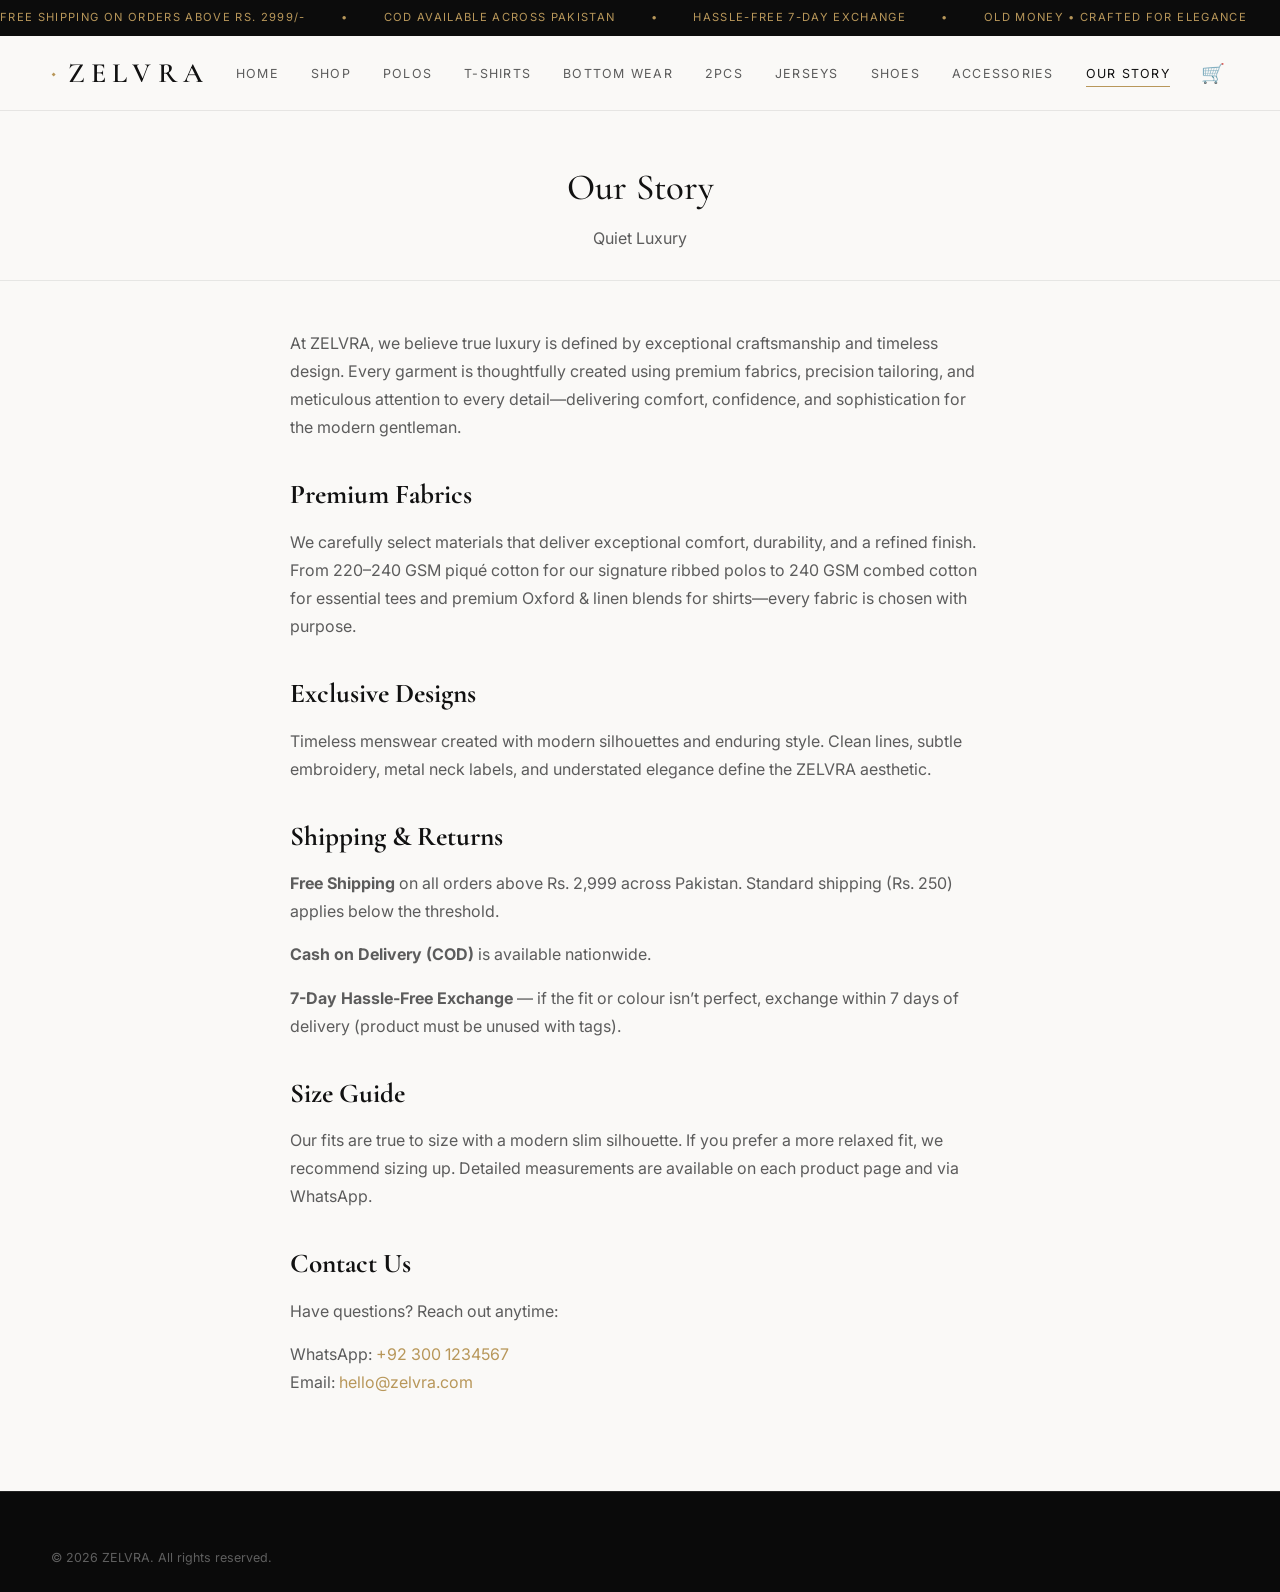
<file: about.html>
<!DOCTYPE html>
<html lang="en">
<head>
  <meta charset="UTF-8" />
  <meta name="viewport" content="width=device-width, initial-scale=1.0" />
  <title>Our Story | ZELVRA®</title>
  <link rel="preconnect" href="https://fonts.googleapis.com" />
  <link rel="preconnect" href="https://fonts.gstatic.com" crossorigin />
  <link rel="preconnect" href="https://sheetdb.io" crossorigin />
  <link rel="dns-prefetch" href="https://sheetdb.io" />
  <link href="https://fonts.googleapis.com/css2?family=Cormorant+Garamond:ital,wght@0,400;0,500;0,600;1,400;1,500&family=Inter:wght@400;500;600;700&display=swap" rel="stylesheet" />
  <link rel="stylesheet" href="css/style.css" />
<!-- TikTok Pixel Code Start -->
<script>
!function (w, d, t) {
  w.TiktokAnalyticsObject=t;var ttq=w[t]=w[t]||[];
  ttq.methods=["page","track","identify","instances","debug","on","off","once","ready","alias","group","enableCookie","disableCookie","holdConsent","revokeConsent","grantConsent"],
  ttq.setAndDefer=function(t,e){t[e]=function(){t.push([e].concat(Array.prototype.slice.call(arguments,0)))}};
  for(var i=0;i<ttq.methods.length;i++)ttq.setAndDefer(ttq,ttq.methods[i]);
  ttq.instance=function(t){for(var e=ttq._i[t]||[],n=0;n<ttq.methods.length;n++)ttq.setAndDefer(e,ttq.methods[n]);return e},
  ttq.load=function(e,n){var r="https://analytics.tiktok.com/i18n/pixel/events.js",o=n&&n.partner;
  ttq._i=ttq._i||{},ttq._i[e]=[],ttq._i[e]._u=r,ttq._t=ttq._t||{},ttq._t[e]=+new Date,ttq._o=ttq._o||{},ttq._o[e]=n||{};
  n=document.createElement("script");n.type="text/javascript",n.async=!0,n.src=r+"?sdkid="+e+"&lib="+t;
  e=document.getElementsByTagName("script")[0];e.parentNode.insertBefore(n,e)};
  ttq.load("DABRDM3C77UDHLL3BQPG");
  ttq.page();
}(window, document, "ttq");
</script>
<!-- TikTok Pixel Code End -->

</head>
<body>

  <div class="top-bar">
    <div class="top-bar-inner">
      <span>Free Shipping on Orders Above Rs. 2999/-</span>
      <span>•</span>
      <span>COD Available Across Pakistan</span>
      <span>•</span>
      <span>Hassle-Free 7-Day Exchange</span>
      <span>•</span>
      <span>Old Money • Crafted for Elegance</span>
      <span>•</span>
      <span>Free Shipping on Orders Above Rs. 2999/-</span>
    </div>
  </div>

  <header class="header">
    <div class="container header-inner">
      <a href="index.html" class="logo"><span>◆</span> ZELVRA</a>
      <nav>
        <ul class="nav-links">
          <li><a href="index.html" data-nav="home">Home</a></li>
          <li><a href="shop.html" data-nav="shop">Shop</a></li>
          <li><a href="shop.html?category=polos" data-nav="polos">Polos</a></li>
          <li><a href="shop.html?category=tshirts" data-nav="tshirts">T-Shirts</a></li>
          <li><a href="shop.html?category=bottoms" data-nav="bottoms">Bottom Wear</a></li>
          <li><a href="shop.html?category=2pcs" data-nav="2pcs">2pcs</a></li>
          <li><a href="shop.html?category=jerseys" data-nav="jerseys">Jerseys</a></li>
          <li><a href="shop.html?category=shoes" data-nav="shoes">Shoes</a></li>
          <li><a href="shop.html?category=accessories" data-nav="accessories">Accessories</a></li>
          <li><a href="about.html" data-nav="about">Our Story</a></li>
        </ul>
      </nav>
      <div class="header-actions">
        <a href="cart.html" class="icon-btn">🛒 <span class="cart-count">0</span></a>
        <button class="burger" aria-label="Menu"><span></span><span></span><span></span></button>
      </div>
    </div>
  </header>

  <div class="page-hero">
    <div class="container">
      <h1>Our Story</h1>
      <p style="color:var(--text-muted);margin-top:0.5rem">Quiet Luxury</p>
    </div>
  </div>

  <div class="container">
    <div class="about-content">
      <p>At ZELVRA, we believe true luxury is defined by exceptional craftsmanship and timeless design. Every garment is thoughtfully created using premium fabrics, precision tailoring, and meticulous attention to every detail—delivering comfort, confidence, and sophistication for the modern gentleman.</p>

      <h2>Premium Fabrics</h2>
      <p>We carefully select materials that deliver exceptional comfort, durability, and a refined finish. From 220–240 GSM piqué cotton for our signature ribbed polos to 240 GSM combed cotton for essential tees and premium Oxford & linen blends for shirts—every fabric is chosen with purpose.</p>

      <h2>Exclusive Designs</h2>
      <p>Timeless menswear created with modern silhouettes and enduring style. Clean lines, subtle embroidery, metal neck labels, and understated elegance define the ZELVRA aesthetic.</p>

      <h2>Shipping & Returns</h2>
      <p><strong>Free Shipping</strong> on all orders above Rs. 2,999 across Pakistan. Standard shipping (Rs. 250) applies below the threshold.</p>
      <p><strong>Cash on Delivery (COD)</strong> is available nationwide.</p>
      <p><strong>7-Day Hassle-Free Exchange</strong> — if the fit or colour isn’t perfect, exchange within 7 days of delivery (product must be unused with tags).</p>

      <h2>Size Guide</h2>
      <p>Our fits are true to size with a modern slim silhouette. If you prefer a more relaxed fit, we recommend sizing up. Detailed measurements are available on each product page and via WhatsApp.</p>

      <h2>Contact Us</h2>
      <p>Have questions? Reach out anytime:</p>
      <p>
        WhatsApp: <a href="https://wa.me/923001234567" style="color:var(--gold)">+92 300 1234567</a><br>
        Email: <a href="mailto:hello@zelvra.com" style="color:var(--gold)">hello@zelvra.com</a>
      </p>
    </div>
  </div>

  <footer class="footer">
    <div class="container">
      <div class="footer-bottom" style="border:none;padding-top:0">
        <span>© 2026 ZELVRA. All rights reserved.</span>
      </div>
    </div>
  </footer>
<script src="js/config.js"></script>
  <script src="js/products.js"></script>
  <script src="js/app.js"></script>
</body>
</html>
</file>
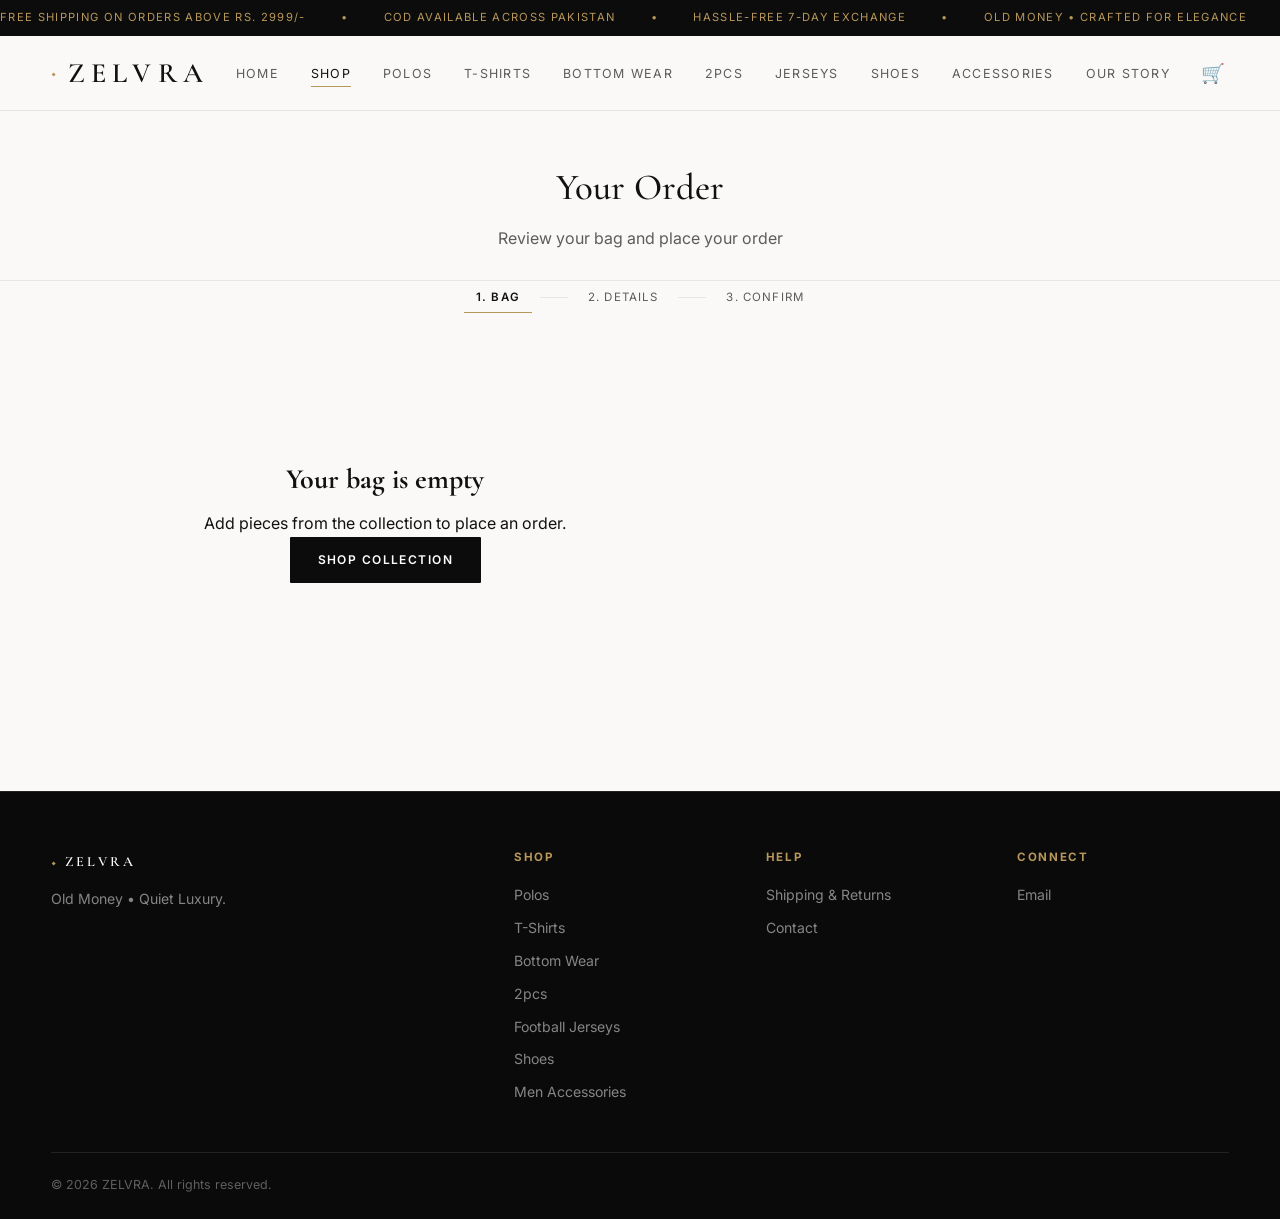
<file: cart.html>
<!DOCTYPE html>
<html lang="en">
<head>
  <meta charset="UTF-8" />
  <meta name="viewport" content="width=device-width, initial-scale=1.0" />
  <title>Order | ZELVRA®</title>
  <link rel="preconnect" href="https://fonts.googleapis.com" />
  <link rel="preconnect" href="https://fonts.gstatic.com" crossorigin />
  <link rel="preconnect" href="https://sheetdb.io" crossorigin />
  <link rel="dns-prefetch" href="https://sheetdb.io" />
  <link href="https://fonts.googleapis.com/css2?family=Cormorant+Garamond:ital,wght@0,400;0,500;0,600;1,400;1,500&family=Inter:wght@400;500;600;700&display=swap" rel="stylesheet" />
  <link rel="stylesheet" href="css/style.css" />
<!-- TikTok Pixel Code Start -->
<script>
!function (w, d, t) {
  w.TiktokAnalyticsObject=t;var ttq=w[t]=w[t]||[];
  ttq.methods=["page","track","identify","instances","debug","on","off","once","ready","alias","group","enableCookie","disableCookie","holdConsent","revokeConsent","grantConsent"],
  ttq.setAndDefer=function(t,e){t[e]=function(){t.push([e].concat(Array.prototype.slice.call(arguments,0)))}};
  for(var i=0;i<ttq.methods.length;i++)ttq.setAndDefer(ttq,ttq.methods[i]);
  ttq.instance=function(t){for(var e=ttq._i[t]||[],n=0;n<ttq.methods.length;n++)ttq.setAndDefer(e,ttq.methods[n]);return e},
  ttq.load=function(e,n){var r="https://analytics.tiktok.com/i18n/pixel/events.js",o=n&&n.partner;
  ttq._i=ttq._i||{},ttq._i[e]=[],ttq._i[e]._u=r,ttq._t=ttq._t||{},ttq._t[e]=+new Date,ttq._o=ttq._o||{},ttq._o[e]=n||{};
  n=document.createElement("script");n.type="text/javascript",n.async=!0,n.src=r+"?sdkid="+e+"&lib="+t;
  e=document.getElementsByTagName("script")[0];e.parentNode.insertBefore(n,e)};
  ttq.load("DABRDM3C77UDHLL3BQPG");
  ttq.page();
}(window, document, "ttq");
</script>
<!-- TikTok Pixel Code End -->

</head>
<body>

  <div class="top-bar">
    <div class="top-bar-inner">
      <span>Free Shipping on Orders Above Rs. 2999/-</span>
      <span>•</span>
      <span>COD Available Across Pakistan</span>
      <span>•</span>
      <span>Hassle-Free 7-Day Exchange</span>
      <span>•</span>
      <span>Old Money • Crafted for Elegance</span>
      <span>•</span>
      <span>Free Shipping on Orders Above Rs. 2999/-</span>
    </div>
  </div>

  <header class="header">
    <div class="container header-inner">
      <a href="index.html" class="logo"><span>◆</span> ZELVRA</a>
      <nav>
        <ul class="nav-links">
          <li><a href="index.html" data-nav="home">Home</a></li>
          <li><a href="shop.html" data-nav="shop">Shop</a></li>
          <li><a href="shop.html?category=polos" data-nav="polos">Polos</a></li>
          <li><a href="shop.html?category=tshirts" data-nav="tshirts">T-Shirts</a></li>
          <li><a href="shop.html?category=bottoms" data-nav="bottoms">Bottom Wear</a></li>
          <li><a href="shop.html?category=2pcs" data-nav="2pcs">2pcs</a></li>
          <li><a href="shop.html?category=jerseys" data-nav="jerseys">Jerseys</a></li>
          <li><a href="shop.html?category=shoes" data-nav="shoes">Shoes</a></li>
          <li><a href="shop.html?category=accessories" data-nav="accessories">Accessories</a></li>
          <li><a href="about.html" data-nav="about">Our Story</a></li>
        </ul>
      </nav>
      <div class="header-actions">
        <a href="cart.html" class="icon-btn">🛒 <span class="cart-count">0</span></a>
        <button class="burger" aria-label="Menu"><span></span><span></span><span></span></button>
      </div>
    </div>
  </header>

  <div class="page-hero">
    <div class="container">
      <h1>Your Order</h1>
      <p style="color:var(--text-muted);margin-top:0.5rem">Review your bag and place your order</p>
    </div>
  </div>

  <div class="container order-page">
    <div class="order-steps">
      <span class="step active">1. Bag</span>
      <span class="step-line"></span>
      <span class="step">2. Details</span>
      <span class="step-line"></span>
      <span class="step">3. Confirm</span>
    </div>

    <div class="cart-layout">
      <div id="cart-items">
        <!-- filled by JS -->
      </div>
      <div id="cart-summary" style="display:none">
        <!-- filled by JS -->
      </div>
    </div>
  </div>

  <footer class="footer">
    <div class="container">
      <div class="footer-grid">
        <div class="footer-brand">
          <a href="index.html" class="logo"><span>◆</span> ZELVRA</a>
          <p>Old Money • Quiet Luxury.</p>
        </div>
        <div>
          <h4>Shop</h4>
          <ul>
            <li><a href="shop.html?category=polos">Polos</a></li>
            <li><a href="shop.html?category=tshirts">T-Shirts</a></li>
            <li><a href="shop.html?category=bottoms">Bottom Wear</a></li>
            <li><a href="shop.html?category=2pcs">2pcs</a></li>
            <li><a href="shop.html?category=jerseys">Football Jerseys</a></li>
            <li><a href="shop.html?category=shoes">Shoes</a></li>
            <li><a href="shop.html?category=accessories">Men Accessories</a></li>
          </ul>
        </div>
        <div>
          <h4>Help</h4>
          <ul>
            <li><a href="about.html">Shipping & Returns</a></li>
            <li><a href="about.html">Contact</a></li>
          </ul>
        </div>
        <div>
          <h4>Connect</h4>
          <ul>
            <li><a href="mailto:hello@zelvra.com">Email</a></li>
          </ul>
        </div>
      </div>
      <div class="footer-bottom">
        <span>© 2026 ZELVRA. All rights reserved.</span>
      </div>
    </div>
  </footer>

  <script src="js/config.js"></script>
  <script src="js/products.js"></script>
  <script src="js/app.js"></script>
</body>
</html>
</file>
<file: css/style.css>
/* ============================================
   ZELVRA – Old Money | White • Black • Gold
   ============================================ */

:root {
  --bg: #faf9f7;              /* soft warm white */
  --bg-elevated: #ffffff;
  --bg-card: #ffffff;
  --bg-dark: #0c0c0c;         /* deep black sections */
  --text: #111111;
  --text-muted: #5c5c5c;
  --text-on-dark: #f5f5f0;
  --gold: #b8975a;            /* muted old-money gold */
  --gold-light: #d4b87a;
  --gold-dark: #8a7040;
  --border: rgba(0, 0, 0, 0.08);
  --border-dark: rgba(255, 255, 255, 0.1);
  --radius: 4px;
  --font: "Inter", system-ui, -apple-system, sans-serif;
  --font-display: "Cormorant Garamond", Georgia, "Times New Roman", serif;
  --shadow: 0 8px 30px rgba(0, 0, 0, 0.08);
  --transition: 0.25s ease;
}

*, *::before, *::after { box-sizing: border-box; margin: 0; padding: 0; }

html { scroll-behavior: smooth; }

body {
  font-family: var(--font);
  background: var(--bg);
  color: var(--text);
  line-height: 1.6;
  min-height: 100vh;
  overflow-x: hidden;
}

img { max-width: 100%; display: block; }
a { color: inherit; text-decoration: none; }
button, input, select, textarea { font-family: inherit; }

.container {
  width: min(1180px, 92%);
  margin: 0 auto;
}

/* ---------- TOP BAR ---------- */
.top-bar {
  background: var(--bg-dark);
  padding: 9px 0;
  font-size: 0.7rem;
  letter-spacing: 0.12em;
  text-transform: uppercase;
  color: var(--gold);
  overflow: hidden;
  white-space: nowrap;
}

.top-bar-inner {
  display: flex;
  gap: 2.2rem;
  animation: marquee 32s linear infinite;
}

@keyframes marquee {
  0% { transform: translateX(0); }
  100% { transform: translateX(-50%); }
}

/* ---------- HEADER ---------- */
.header {
  position: sticky;
  top: 0;
  z-index: 100;
  background: rgba(250, 249, 247, 0.92);
  backdrop-filter: blur(14px);
  border-bottom: 1px solid var(--border);
}

.header-inner {
  display: flex;
  align-items: center;
  justify-content: space-between;
  height: 74px;
}

.logo {
  font-family: var(--font-display);
  font-size: 1.75rem;
  font-weight: 600;
  letter-spacing: 0.22em;
  color: var(--text);
  display: flex;
  align-items: center;
  gap: 0.35rem;
}

.logo span { color: var(--gold); font-size: 1.1rem; }

.nav-links {
  display: flex;
  gap: 2rem;
  list-style: none;
  align-items: center;
}

.nav-links a {
  font-size: 0.78rem;
  letter-spacing: 0.1em;
  text-transform: uppercase;
  color: var(--text-muted);
  transition: color var(--transition);
  position: relative;
}

.nav-links a:hover,
.nav-links a.active { color: var(--text); }

.nav-links a.active::after {
  content: "";
  position: absolute;
  bottom: -6px;
  left: 0;
  right: 0;
  height: 1px;
  background: var(--gold);
}

.header-actions {
  display: flex;
  align-items: center;
  gap: 1.2rem;
}

.icon-btn {
  background: none;
  border: none;
  color: var(--text);
  cursor: pointer;
  position: relative;
  font-size: 1.2rem;
  padding: 4px;
}

.cart-count {
  position: absolute;
  top: -4px;
  right: -8px;
  background: var(--bg-dark);
  color: #fff;
  font-size: 0.62rem;
  font-weight: 700;
  width: 17px;
  height: 17px;
  border-radius: 50%;
  display: none;
  align-items: center;
  justify-content: center;
}

.burger {
  display: none;
  flex-direction: column;
  gap: 5px;
  background: none;
  border: none;
  cursor: pointer;
  padding: 4px;
}

.burger span {
  display: block;
  width: 22px;
  height: 1.5px;
  background: var(--text);
  transition: var(--transition);
}

/* ---------- HERO ---------- */
.hero {
  display: grid;
  grid-template-columns: 1fr 1fr;
  min-height: 82vh;
  background: var(--bg);
}

.hero-content {
  display: flex;
  flex-direction: column;
  justify-content: center;
  padding: 4rem 3rem 4rem 8%;
  background: var(--bg);
}

.hero-content h1 {
  font-family: var(--font-display);
  font-size: clamp(2.6rem, 4.8vw, 3.9rem);
  font-weight: 500;
  line-height: 1.12;
  margin-bottom: 0.4rem;
  color: var(--text);
  letter-spacing: -0.01em;
}

.hero-content h1 em {
  font-style: italic;
  color: var(--gold);
}

.hero-content p {
  color: var(--text-muted);
  font-size: 1rem;
  max-width: 360px;
  margin: 1.1rem 0 2rem;
}

.hero-image {
  position: relative;
  overflow: hidden;
  background: #111;
}

.hero-image img {
  width: 100%;
  height: 100%;
  object-fit: cover;
  object-position: center top;
}

/* ---------- FEATURES BAR ---------- */
.features-bar {
  display: grid;
  grid-template-columns: repeat(4, 1fr);
  background: var(--bg-dark);
  border-top: 1px solid var(--border-dark);
  border-bottom: 1px solid var(--border-dark);
}

.feature-item {
  display: flex;
  align-items: center;
  justify-content: center;
  gap: 0.7rem;
  padding: 1.35rem 1rem;
  font-size: 0.72rem;
  letter-spacing: 0.08em;
  text-transform: uppercase;
  color: rgba(255,255,255,0.7);
  border-right: 1px solid var(--border-dark);
}

.feature-item:last-child { border-right: none; }
.feature-item .icon { font-size: 1.15rem; color: var(--gold); }

/* ---------- SECTION COMMON ---------- */
.section { padding: 5rem 0; }

.section-header {
  text-align: center;
  margin-bottom: 3rem;
}

.section-header h2 {
  font-family: var(--font-display);
  font-size: clamp(1.9rem, 3.4vw, 2.6rem);
  font-weight: 500;
  margin-bottom: 0.55rem;
  color: var(--text);
}

.section-header h2 em {
  font-style: italic;
  color: var(--gold);
}

.section-header p {
  color: var(--text-muted);
  max-width: 540px;
  margin: 0 auto;
  font-size: 0.95rem;
}

.section-label {
  font-size: 0.7rem;
  letter-spacing: 0.18em;
  text-transform: uppercase;
  color: var(--gold);
  margin-bottom: 0.45rem;
}

/* ---------- COLLECTIONS GRID ---------- */
.collections-grid {
  display: grid;
  grid-template-columns: repeat(3, 1fr);
  gap: 1.4rem;
}

.collection-card {
  background: var(--bg-card);
  border: 1px solid var(--border);
  border-radius: var(--radius);
  overflow: hidden;
  text-align: center;
  transition: transform var(--transition), box-shadow var(--transition);
}

.collection-card:hover {
  transform: translateY(-5px);
  box-shadow: var(--shadow);
}

.collection-img {
  aspect-ratio: 4/5;
  overflow: hidden;
  background: #eee;
}

.collection-img img {
  width: 100%;
  height: 100%;
  object-fit: cover;
  transition: transform 0.5s ease;
}

.collection-card:hover .collection-img img { transform: scale(1.05); }

.collection-card h3 {
  font-family: var(--font-display);
  font-size: 1.3rem;
  font-weight: 500;
  padding: 1.05rem 0.8rem;
  color: var(--text);
  letter-spacing: 0.04em;
}

/* ---------- PRODUCT GRID ---------- */
.product-grid {
  display: grid;
  grid-template-columns: repeat(4, 1fr);
  gap: 1.4rem;
}

.product-card {
  background: var(--bg-card);
  border: 1px solid var(--border);
  border-radius: var(--radius);
  overflow: hidden;
  transition: transform var(--transition), box-shadow var(--transition);
}

.product-card:hover {
  transform: translateY(-4px);
  box-shadow: var(--shadow);
}

.product-image-wrap {
  position: relative;
  aspect-ratio: 4/5;
  overflow: hidden;
  background: #f0eeeb;
}

.product-image-wrap img {
  width: 100%;
  height: 100%;
  object-fit: cover;
  transition: transform 0.5s ease;
}

.product-card:hover .product-image-wrap img { transform: scale(1.04); }

.badge {
  position: absolute;
  top: 12px;
  left: 12px;
  background: var(--bg-dark);
  color: #fff;
  font-size: 0.62rem;
  font-weight: 700;
  letter-spacing: 0.1em;
  padding: 4px 10px;
  border-radius: 1px;
  z-index: 2;
}

.quick-add {
  position: absolute;
  bottom: 0;
  left: 0;
  right: 0;
  background: rgba(12, 12, 12, 0.88);
  color: #fff;
  border: none;
  padding: 12px;
  font-size: 0.75rem;
  letter-spacing: 0.1em;
  text-transform: uppercase;
  cursor: pointer;
  transform: translateY(100%);
  transition: transform var(--transition);
}

.product-card:hover .quick-add { transform: translateY(0); }

.product-info { padding: 1rem 1.05rem 1.15rem; }

.product-name {
  font-size: 0.88rem;
  font-weight: 500;
  display: block;
  margin-bottom: 0.35rem;
  line-height: 1.35;
  color: var(--text);
}

.product-name:hover { color: var(--gold-dark); }

.product-price {
  font-size: 0.92rem;
  color: var(--text);
  font-weight: 600;
  margin-bottom: 0.35rem;
}

.product-meta {
  font-size: 0.78rem;
  color: var(--text-muted);
  margin-bottom: 0.55rem;
}

.rating { color: var(--gold); letter-spacing: 1px; }

.size-pills {
  display: flex;
  gap: 0.3rem;
  flex-wrap: wrap;
  margin-bottom: 0.2rem;
}

.size-pill {
  background: transparent;
  border: 1px solid var(--border);
  color: var(--text-muted);
  font-size: 0.68rem;
  padding: 3px 8px;
  border-radius: 1px;
  cursor: pointer;
  transition: all var(--transition);
}

.size-pill:hover {
  border-color: var(--text);
  color: var(--text);
}

.card-actions {
  display: flex;
  gap: 0.45rem;
  margin-top: 0.8rem;
}

.btn-buy {
  flex: 1;
  background: var(--bg-dark);
  color: #fff;
  padding: 0.55rem 0.5rem;
  font-size: 0.7rem;
  letter-spacing: 0.08em;
  text-transform: uppercase;
  font-weight: 600;
  border: none;
  border-radius: 1px;
  text-align: center;
  transition: background var(--transition);
}

.btn-buy:hover { background: var(--gold-dark); }

.btn-cart-sm {
  flex: 1;
  background: transparent;
  border: 1px solid var(--border);
  color: var(--text-muted);
  padding: 0.55rem 0.5rem;
  font-size: 0.7rem;
  letter-spacing: 0.05em;
  text-transform: uppercase;
  border-radius: 1px;
  cursor: pointer;
  transition: all var(--transition);
}

.btn-cart-sm:hover {
  border-color: var(--text);
  color: var(--text);
}

/* ---------- BUTTONS ---------- */
.btn {
  display: inline-flex;
  align-items: center;
  justify-content: center;
  gap: 0.5rem;
  padding: 0.85rem 1.75rem;
  font-size: 0.75rem;
  letter-spacing: 0.12em;
  text-transform: uppercase;
  font-weight: 600;
  border: none;
  border-radius: 1px;
  cursor: pointer;
  transition: all var(--transition);
}

.btn-primary {
  background: var(--bg-dark);
  color: #fff;
}

.btn-primary:hover { background: var(--gold-dark); }

.btn-outline {
  background: transparent;
  border: 1px solid var(--text);
  color: var(--text);
}

.btn-outline:hover {
  background: var(--bg-dark);
  color: #fff;
  border-color: var(--bg-dark);
}

.btn-lg { padding: 1rem 2.1rem; font-size: 0.8rem; }
.btn-block { width: 100%; }
.btn:disabled { opacity: 0.55; cursor: not-allowed; }

/* ---------- PHILOSOPHY (dark band) ---------- */
.philosophy {
  background: var(--bg-dark);
  color: var(--text-on-dark);
}

.philosophy .section-label { color: var(--gold); }

.philosophy-grid {
  display: grid;
  grid-template-columns: 1fr 1fr;
  gap: 4rem;
  align-items: center;
}

.philosophy-text h2 {
  font-family: var(--font-display);
  font-size: 2.3rem;
  font-weight: 500;
  margin-bottom: 1rem;
  color: #fff;
}

.philosophy-text h2 em { font-style: italic; color: var(--gold); }

.philosophy-text p {
  color: rgba(255,255,255,0.65);
  margin-bottom: 1.3rem;
}

.philosophy-points { display: grid; gap: 1.2rem; }

.point h4 {
  font-size: 0.92rem;
  margin-bottom: 0.25rem;
  color: var(--gold);
}

.point p { font-size: 0.88rem; color: rgba(255,255,255,0.55); }

/* ---------- TESTIMONIALS ---------- */
.testimonials-slider { overflow: hidden; }

.testimonials-track {
  display: grid;
  grid-template-columns: repeat(4, 1fr);
  gap: 1.3rem;
}

.testimonial-card {
  position: relative;
  background: var(--bg-card);
  border: 1px solid var(--border);
  border-radius: var(--radius);
  padding: 1.4rem;
}

.testimonial-card .stars {
  color: var(--gold);
  font-size: 0.85rem;
  letter-spacing: 2px;
  margin-bottom: 0.55rem;
}

.verified-badge {
  position: absolute;
  top: 1.15rem;
  right: 1.15rem;
  background: var(--bg-dark);
  color: #fff;
  font-size: 0.6rem;
  font-weight: 700;
  letter-spacing: 0.08em;
  padding: 3px 8px;
  border-radius: 1px;
}

.testimonial-card h4 {
  font-size: 0.95rem;
  margin-bottom: 0.45rem;
  color: var(--text);
}

.testimonial-card > p {
  font-size: 0.88rem;
  color: var(--text-muted);
  font-style: italic;
  margin-bottom: 1.1rem;
  line-height: 1.55;
}

.reviewer {
  display: flex;
  align-items: center;
  gap: 0.7rem;
  border-top: 1px solid var(--border);
  padding-top: 0.95rem;
}

.avatar {
  width: 38px;
  height: 38px;
  border-radius: 50%;
  background: var(--bg-dark);
  color: #fff;
  display: flex;
  align-items: center;
  justify-content: center;
  font-size: 0.72rem;
  font-weight: 700;
  flex-shrink: 0;
}

.reviewer strong { display: block; font-size: 0.88rem; color: var(--text); }
.reviewer small { font-size: 0.72rem; color: var(--text-muted); }

/* ---------- NEWSLETTER ---------- */
.newsletter {
  background: var(--bg-dark);
  text-align: center;
  padding: 4rem 0;
  color: var(--text-on-dark);
}

.newsletter h2 {
  font-family: var(--font-display);
  font-size: 2rem;
  margin-bottom: 0.5rem;
  color: #fff;
}

.newsletter p {
  color: rgba(255,255,255,0.55);
  margin-bottom: 1.4rem;
}

.newsletter-form {
  display: flex;
  max-width: 420px;
  margin: 0 auto;
  gap: 0.5rem;
}

.newsletter-form input {
  flex: 1;
  background: rgba(255,255,255,0.08);
  border: 1px solid rgba(255,255,255,0.15);
  color: #fff;
  padding: 0.9rem 1rem;
  border-radius: 1px;
  outline: none;
}

.newsletter-form input::placeholder { color: rgba(255,255,255,0.4); }
.newsletter-form input:focus { border-color: var(--gold); }

/* ---------- FOOTER ---------- */
.footer {
  background: #0a0a0a;
  border-top: 1px solid var(--border-dark);
  padding: 3.5rem 0 1.5rem;
  color: rgba(255,255,255,0.6);
}

.footer-grid {
  display: grid;
  grid-template-columns: 2fr 1fr 1fr 1fr;
  gap: 2.5rem;
  margin-bottom: 2.5rem;
}

.footer-brand .logo { margin-bottom: 0.75rem; color: #fff; }
.footer-brand p { font-size: 0.88rem; max-width: 270px; color: rgba(255,255,255,0.5); }

.footer h4 {
  font-size: 0.72rem;
  letter-spacing: 0.14em;
  text-transform: uppercase;
  color: var(--gold);
  margin-bottom: 1rem;
}

.footer ul { list-style: none; }
.footer li { margin-bottom: 0.45rem; }
.footer a {
  color: rgba(255,255,255,0.5);
  font-size: 0.88rem;
  transition: color var(--transition);
}
.footer a:hover { color: #fff; }

.footer-bottom {
  border-top: 1px solid var(--border-dark);
  padding-top: 1.4rem;
  display: flex;
  justify-content: space-between;
  align-items: center;
  font-size: 0.78rem;
  color: rgba(255,255,255,0.35);
}

/* ---------- WHATSAPP FLOAT ---------- */
.wa-float {
  position: fixed;
  bottom: 24px;
  left: 24px;
  width: 54px;
  height: 54px;
  background: #25d366;
  border-radius: 50%;
  display: flex;
  align-items: center;
  justify-content: center;
  font-size: 1.7rem;
  color: white;
  box-shadow: 0 4px 18px rgba(37, 211, 102, 0.35);
  z-index: 90;
  transition: transform var(--transition);
}

.wa-float:hover { transform: scale(1.07); }

/* ---------- TOAST ---------- */
#toast {
  position: fixed;
  bottom: 30px;
  left: 50%;
  transform: translateX(-50%) translateY(100px);
  background: var(--bg-dark);
  color: #fff;
  padding: 12px 26px;
  border-radius: 2px;
  font-size: 0.88rem;
  font-weight: 600;
  z-index: 999;
  opacity: 0;
  transition: all 0.35s ease;
  pointer-events: none;
}

#toast.show {
  transform: translateX(-50%) translateY(0);
  opacity: 1;
}

/* ---------- MODAL ---------- */
.modal {
  position: fixed;
  inset: 0;
  z-index: 200;
  display: flex;
  align-items: center;
  justify-content: center;
  opacity: 0;
  visibility: hidden;
  transition: all 0.3s ease;
}

.modal.open { opacity: 1; visibility: visible; }

.modal-backdrop {
  position: absolute;
  inset: 0;
  background: rgba(0,0,0,0.6);
}

.modal-content {
  position: relative;
  background: #fff;
  border: 1px solid var(--border);
  border-radius: 6px;
  max-width: 620px;
  width: 92%;
  max-height: 90vh;
  overflow-y: auto;
  z-index: 1;
}

.modal-close {
  position: absolute;
  top: 12px;
  right: 16px;
  background: none;
  border: none;
  color: var(--text-muted);
  font-size: 1.5rem;
  cursor: pointer;
  z-index: 2;
}

.modal-body {
  display: grid;
  grid-template-columns: 1fr 1fr;
  gap: 1.4rem;
  padding: 1.4rem;
}

.modal-body img {
  width: 100%;
  aspect-ratio: 4/5;
  object-fit: cover;
  border-radius: 2px;
}

.modal-body h3 { font-size: 1.1rem; margin-bottom: 0.35rem; color: var(--text); }
.modal-body .price { color: var(--text); font-weight: 600; margin-bottom: 0.7rem; }
.modal-body .desc { font-size: 0.88rem; color: var(--text-muted); margin-bottom: 0.9rem; }
.modal-body label { font-size: 0.75rem; display: block; margin-bottom: 0.35rem; letter-spacing: 0.06em; text-transform: uppercase; }

.size-select {
  display: flex;
  gap: 0.45rem;
  margin-bottom: 1.1rem;
  flex-wrap: wrap;
}

.size-btn {
  width: 40px;
  height: 40px;
  border: 1px solid var(--border);
  background: transparent;
  color: var(--text);
  border-radius: 1px;
  cursor: pointer;
  font-size: 0.82rem;
  transition: all var(--transition);
}

.size-btn:hover,
.size-btn.active {
  border-color: var(--bg-dark);
  background: var(--bg-dark);
  color: #fff;
}

/* ---------- SHOP / PAGE HERO ---------- */
.page-hero {
  padding: 3rem 0 1.8rem;
  text-align: center;
  border-bottom: 1px solid var(--border);
  background: var(--bg);
}

.page-hero h1 {
  font-family: var(--font-display);
  font-size: 2.3rem;
  font-weight: 500;
  color: var(--text);
}

.filters {
  display: flex;
  justify-content: center;
  gap: 0.7rem;
  padding: 1.4rem 0;
  flex-wrap: wrap;
}

.filter-btn {
  background: transparent;
  border: 1px solid var(--border);
  color: var(--text-muted);
  padding: 0.48rem 1.15rem;
  font-size: 0.75rem;
  letter-spacing: 0.08em;
  text-transform: uppercase;
  border-radius: 1px;
  cursor: pointer;
  transition: all var(--transition);
}

.filter-btn:hover,
.filter-btn.active {
  border-color: var(--bg-dark);
  color: var(--text);
  background: #fff;
}

/* ---------- PRODUCT DETAIL ---------- */
.product-detail-grid {
  display: grid;
  grid-template-columns: 1fr 1fr;
  gap: 3rem;
  padding: 3rem 0 5rem;
}

.pd-gallery img {
  width: 100%;
  aspect-ratio: 4/5;
  object-fit: cover;
  border-radius: var(--radius);
  background: #eee;
}

.pd-info .badge { position: static; display: inline-block; margin-bottom: 0.7rem; }

.pd-info h1 {
  font-family: var(--font-display);
  font-size: 1.85rem;
  font-weight: 500;
  margin-bottom: 0.55rem;
  line-height: 1.25;
  color: var(--text);
}

.pd-price {
  font-size: 1.3rem;
  color: var(--text);
  font-weight: 600;
  margin-bottom: 0.45rem;
}

.pd-rating {
  color: var(--gold);
  margin-bottom: 1.1rem;
  font-size: 0.92rem;
}

.pd-rating span { color: var(--text-muted); margin-left: 0.35rem; }

.pd-desc {
  color: var(--text-muted);
  margin-bottom: 1.4rem;
  line-height: 1.7;
}

.pd-sizes { margin-bottom: 1.4rem; }
.pd-sizes label {
  display: block;
  font-size: 0.75rem;
  letter-spacing: 0.08em;
  text-transform: uppercase;
  margin-bottom: 0.55rem;
  color: var(--text);
}

.pd-actions {
  display: flex;
  gap: 0.9rem;
  margin-bottom: 1.8rem;
  flex-wrap: wrap;
}

.pd-features {
  list-style: none;
  font-size: 0.88rem;
  color: var(--text-muted);
}

.pd-features li { margin-bottom: 0.35rem; }

/* ---------- CART ---------- */
.cart-layout {
  display: grid;
  grid-template-columns: 1.4fr 1fr;
  gap: 2.4rem;
  padding: 3rem 0 5rem;
}

.cart-item {
  display: grid;
  grid-template-columns: 100px 1fr auto;
  gap: 1.15rem;
  padding: 1.15rem 0;
  border-bottom: 1px solid var(--border);
  align-items: center;
}

.cart-item img {
  width: 100px;
  height: 120px;
  object-fit: cover;
  border-radius: 2px;
  background: #eee;
}

.cart-item h4 { font-size: 0.92rem; margin-bottom: 0.25rem; color: var(--text); }
.cart-item p { font-size: 0.82rem; color: var(--text-muted); margin-bottom: 0.45rem; }

.qty-controls {
  display: flex;
  align-items: center;
  gap: 0.55rem;
}

.qty-controls button {
  width: 28px;
  height: 28px;
  border: 1px solid var(--border);
  background: #fff;
  color: var(--text);
  border-radius: 1px;
  cursor: pointer;
  font-size: 1rem;
}

.qty-controls button:hover { border-color: var(--text); }

.cart-item-price { text-align: right; }
.cart-item-price strong {
  display: block;
  color: var(--text);
  margin-bottom: 0.45rem;
}

.remove-btn {
  background: none;
  border: none;
  color: var(--text-muted);
  font-size: 0.78rem;
  cursor: pointer;
  text-decoration: underline;
}

.remove-btn:hover { color: #c0392b; }

#cart-summary {
  background: #fff;
  border: 1px solid var(--border);
  border-radius: var(--radius);
  padding: 1.7rem;
  height: fit-content;
  position: sticky;
  top: 100px;
}

#cart-summary h3 {
  font-family: var(--font-display);
  font-size: 1.35rem;
  margin-bottom: 1.15rem;
  color: var(--text);
}

.summary-row {
  display: flex;
  justify-content: space-between;
  margin-bottom: 0.65rem;
  font-size: 0.92rem;
  color: var(--text);
}

.summary-row.total {
  border-top: 1px solid var(--border);
  padding-top: 0.75rem;
  margin-top: 0.75rem;
  font-weight: 700;
  font-size: 1.05rem;
}

.shipping-note {
  font-size: 0.78rem;
  color: var(--text-muted);
  margin-bottom: 0.9rem;
}

.shipping-note.free { color: #1a7a3c; }

.checkout-form {
  margin-top: 1.4rem;
  display: flex;
  flex-direction: column;
  gap: 0.65rem;
}

.checkout-form h4 {
  font-size: 0.78rem;
  letter-spacing: 0.08em;
  text-transform: uppercase;
  margin-bottom: 0.25rem;
  color: var(--gold-dark);
}

.checkout-form input,
.checkout-form select,
.checkout-form textarea {
  background: var(--bg);
  border: 1px solid var(--border);
  color: var(--text);
  padding: 0.72rem 0.95rem;
  border-radius: 1px;
  outline: none;
  font-size: 0.88rem;
}

.checkout-form input:focus,
.checkout-form select:focus,
.checkout-form textarea:focus {
  border-color: var(--bg-dark);
}

.empty-cart, .order-success {
  text-align: center;
  padding: 4rem 1rem;
}

.empty-cart h2, .order-success h2 {
  font-family: var(--font-display);
  font-size: 1.75rem;
  margin-bottom: 0.55rem;
  color: var(--text);
}

.success-icon {
  width: 62px;
  height: 62px;
  background: #1a7a3c;
  color: white;
  border-radius: 50%;
  display: flex;
  align-items: center;
  justify-content: center;
  font-size: 1.9rem;
  margin: 0 auto 1.15rem;
}

.order-success .btn { margin: 0.45rem; }

/* ---------- ABOUT ---------- */
.about-content {
  max-width: 700px;
  margin: 0 auto;
  padding: 3rem 0 5rem;
}

.about-content h2 {
  font-family: var(--font-display);
  font-size: 1.7rem;
  margin: 2rem 0 0.7rem;
  color: var(--text);
}

.about-content p {
  color: var(--text-muted);
  margin-bottom: 0.95rem;
  line-height: 1.75;
}

/* ---------- RESPONSIVE ---------- */
@media (max-width: 1024px) {
  .product-grid { grid-template-columns: repeat(3, 1fr); }
  .hero { grid-template-columns: 1fr; min-height: auto; }
  .hero-image { height: 48vh; order: -1; }
  .hero-content { padding: 3rem 6%; }
  .philosophy-grid { grid-template-columns: 1fr; gap: 2rem; }
  .footer-grid { grid-template-columns: 1fr 1fr; }
  .product-detail-grid { grid-template-columns: 1fr; gap: 2rem; }
  .cart-layout { grid-template-columns: 1fr; }
  .collections-grid { grid-template-columns: repeat(3, 1fr); }
  .testimonials-track { grid-template-columns: repeat(2, 1fr); }
}

@media (max-width: 768px) {
  .nav-links {
    position: fixed;
    top: 74px;
    left: 0;
    right: 0;
    background: #fff;
    flex-direction: column;
    padding: 1.4rem;
    gap: 1.1rem;
    border-bottom: 1px solid var(--border);
    transform: translateY(-120%);
    opacity: 0;
    transition: all 0.3s ease;
    z-index: 99;
  }

  .nav-links.open {
    transform: translateY(0);
    opacity: 1;
  }

  .burger { display: flex; }
  .product-grid { grid-template-columns: repeat(2, 1fr); gap: 1rem; }
  .features-bar { grid-template-columns: 1fr 1fr; }
  .feature-item { border-bottom: 1px solid var(--border-dark); }
  .testimonials-track { grid-template-columns: 1fr; }
  .footer-grid { grid-template-columns: 1fr; }
  .modal-body { grid-template-columns: 1fr; }
  .newsletter-form { flex-direction: column; }
  .pd-actions { flex-direction: column; }
  .cart-item { grid-template-columns: 80px 1fr; }
  .cart-item-price { grid-column: 2; text-align: left; margin-top: 0.5rem; }
  .collections-grid { grid-template-columns: 1fr; }
  .card-actions { flex-direction: column; }
}

@media (max-width: 480px) {
  .product-grid { grid-template-columns: 1fr; }
  .header-inner { height: 62px; }
  .logo { font-size: 1.35rem; letter-spacing: 0.16em; }
}

/* ========== FULL PREMIUM HERO ========== */
.hero-full {
  position: relative;
  display: block;
  min-height: 92vh;
  height: 92vh;
  grid-template-columns: unset;
  overflow: hidden;
}

.hero-bg {
  position: absolute;
  inset: 0;
  z-index: 0;
}

.hero-bg img {
  width: 100%;
  height: 100%;
  object-fit: cover;
  object-position: center top;
}

.hero-overlay {
  position: absolute;
  inset: 0;
  background: linear-gradient(
    105deg,
    rgba(10, 10, 10, 0.78) 0%,
    rgba(10, 10, 10, 0.55) 45%,
    rgba(10, 10, 10, 0.25) 100%
  );
}

.hero-content-full {
  position: relative;
  z-index: 1;
  height: 100%;
  display: flex;
  flex-direction: column;
  justify-content: center;
  padding: 0 8%;
  max-width: 720px;
  color: #fff;
}

.hero-eyebrow {
  font-size: 0.72rem;
  letter-spacing: 0.22em;
  text-transform: uppercase;
  color: var(--gold);
  margin-bottom: 1.1rem;
}

.hero-content-full h1 {
  font-family: var(--font-display);
  font-size: clamp(3rem, 6.5vw, 4.8rem);
  font-weight: 500;
  line-height: 1.08;
  color: #fff;
  margin-bottom: 0.3rem;
  letter-spacing: -0.02em;
}

.hero-content-full h1 em {
  font-style: italic;
  color: var(--gold);
}

.hero-sub {
  color: rgba(255, 255, 255, 0.72);
  font-size: 1.05rem;
  max-width: 400px;
  margin: 1.2rem 0 2.2rem;
  line-height: 1.6;
}

.hero-btns {
  display: flex;
  gap: 1rem;
  flex-wrap: wrap;
}

.btn-hero-outline {
  background: transparent;
  border: 1px solid rgba(255, 255, 255, 0.55);
  color: #fff;
  padding: 0.85rem 1.75rem;
  font-size: 0.75rem;
  letter-spacing: 0.12em;
  text-transform: uppercase;
  font-weight: 600;
  border-radius: 1px;
  transition: all 0.25s ease;
}

.btn-hero-outline:hover {
  background: #fff;
  color: #0c0c0c;
  border-color: #fff;
}

/* ========== REVIEWS SECTION (dark, premium) ========== */
.reviews-section {
  background: #0a0a0a;
  padding: 5.5rem 0 4.5rem;
  color: #f5f5f0;
}

.reviews-header {
  text-align: center;
  margin-bottom: 3rem;
}

.reviews-header .section-label {
  color: var(--gold);
  letter-spacing: 0.2em;
}

.reviews-header h2 {
  font-family: var(--font-display);
  font-size: clamp(1.9rem, 3.5vw, 2.7rem);
  font-weight: 500;
  color: #fff;
  margin: 0.4rem 0 0.8rem;
}

.reviews-header h2 em {
  font-style: italic;
  color: var(--gold);
}

.reviews-divider {
  color: var(--gold);
  font-size: 0.7rem;
  letter-spacing: 0.4em;
  margin-bottom: 0.9rem;
}

.reviews-header p {
  color: rgba(255, 255, 255, 0.5);
  max-width: 480px;
  margin: 0 auto;
  font-size: 0.92rem;
}

.reviews-carousel {
  position: relative;
  display: flex;
  align-items: center;
  gap: 0.5rem;
}

.reviews-viewport {
  overflow: hidden;
  flex: 1;
}

.reviews-track {
  display: flex;
  gap: 1.25rem;
  transition: transform 0.45s cubic-bezier(0.25, 0.8, 0.25, 1);
  will-change: transform;
}

.review-card {
  flex: 0 0 calc(33.333% - 0.85rem);
  background: #141414;
  border: 1px solid rgba(184, 151, 90, 0.22);
  border-radius: 10px;
  padding: 1.6rem 1.4rem 1.4rem;
  position: relative;
  min-height: 260px;
  display: flex;
  flex-direction: column;
  transition: border-color 0.3s ease, transform 0.3s ease;
}

.review-card.featured {
  border-color: rgba(184, 151, 90, 0.55);
  background: linear-gradient(160deg, #1a1814 0%, #12100e 100%);
  box-shadow: 0 12px 40px rgba(0, 0, 0, 0.35);
}

.review-card:hover {
  border-color: rgba(184, 151, 90, 0.45);
}

.rev-stars {
  color: var(--gold);
  font-size: 0.85rem;
  letter-spacing: 2px;
  margin-bottom: 0.7rem;
}

.rev-quote {
  position: absolute;
  top: 1.2rem;
  right: 1.3rem;
  font-family: var(--font-display);
  font-size: 2.8rem;
  line-height: 1;
  color: rgba(184, 151, 90, 0.35);
  font-style: italic;
}

.review-card h4 {
  font-family: var(--font-display);
  font-size: 1.15rem;
  font-weight: 500;
  color: #fff;
  margin-bottom: 0.55rem;
  line-height: 1.3;
}

.review-card > p {
  font-size: 0.9rem;
  color: rgba(255, 255, 255, 0.55);
  line-height: 1.55;
  flex: 1;
  margin-bottom: 1.2rem;
}

.rev-author {
  display: flex;
  align-items: center;
  gap: 0.75rem;
  border-top: 1px solid rgba(255, 255, 255, 0.08);
  padding-top: 1rem;
}

.rev-avatar {
  width: 40px;
  height: 40px;
  border-radius: 50%;
  border: 1px solid rgba(184, 151, 90, 0.4);
  color: var(--gold);
  display: flex;
  align-items: center;
  justify-content: center;
  font-size: 0.72rem;
  font-weight: 700;
  flex-shrink: 0;
  background: rgba(184, 151, 90, 0.08);
}

.rev-author strong {
  display: block;
  font-size: 0.88rem;
  color: #fff;
}

.rev-author small {
  font-size: 0.72rem;
  color: rgba(255, 255, 255, 0.4);
}

.rev-nav {
  width: 44px;
  height: 44px;
  border-radius: 50%;
  border: 1px solid rgba(255, 255, 255, 0.15);
  background: rgba(255, 255, 255, 0.04);
  color: #fff;
  font-size: 1.5rem;
  cursor: pointer;
  display: flex;
  align-items: center;
  justify-content: center;
  flex-shrink: 0;
  transition: all 0.25s ease;
}

.rev-nav:hover {
  border-color: var(--gold);
  color: var(--gold);
  background: rgba(184, 151, 90, 0.1);
}

.reviews-dots {
  display: flex;
  justify-content: center;
  gap: 0.4rem;
  margin-top: 1.8rem;
}

.reviews-dots button {
  width: 8px;
  height: 8px;
  border-radius: 50%;
  border: none;
  background: rgba(255, 255, 255, 0.2);
  cursor: pointer;
  padding: 0;
  transition: all 0.25s ease;
}

.reviews-dots button.active {
  background: var(--gold);
  width: 22px;
  border-radius: 4px;
}

@media (max-width: 1024px) {
  .review-card { flex: 0 0 calc(50% - 0.65rem); }
  .hero-full { min-height: 78vh; height: 78vh; }
}

@media (max-width: 768px) {
  .review-card { flex: 0 0 100%; }
  .hero-full { min-height: 70vh; height: auto; min-height: 85vh; }
  .hero-content-full { padding: 4rem 6%; }
  .rev-nav { display: none; }
}

/* Hero video background */
.hero-video {
  position: absolute;
  inset: 0;
  width: 100%;
  height: 100%;
  object-fit: cover;
  object-position: center center;
  z-index: 0;
}

.hero-bg {
  position: absolute;
  inset: 0;
  z-index: 0;
  overflow: hidden;
  background: #0c0c0c;
}

/* Slightly stronger overlay so text stays readable over motion */
.hero-full .hero-overlay {
  background: linear-gradient(
    105deg,
    rgba(8, 8, 8, 0.82) 0%,
    rgba(8, 8, 8, 0.58) 42%,
    rgba(8, 8, 8, 0.35) 100%
  );
  z-index: 1;
}

.hero-content-full {
  z-index: 2;
}

/* Reduce motion for accessibility */
@media (prefers-reduced-motion: reduce) {
  .hero-video {
    display: none;
  }
  .hero-bg {
    background-image: url("https://images.unsplash.com/photo-1617137968427-85924c800a22?w=1600&h=900&fit=crop");
    background-size: cover;
    background-position: center top;
  }
}

/* ========== ELEGANT COLLECTION CARDS (overlay style) ========== */
.collections-grid {
  display: grid;
  grid-template-columns: repeat(3, 1fr);
  gap: 1.25rem;
  width: 100%;
  max-width: 1100px;
  margin-left: auto;
  margin-right: auto;
  justify-items: center;
  align-items: stretch;
}

.collection-card {
  position: relative;
  display: block;
  width: 100%;
  max-width: 100%;
  aspect-ratio: 3 / 4;
  border-radius: 8px;
  overflow: hidden;
  border: 1px solid rgba(0, 0, 0, 0.06);
  background: #111;
}

.collection-card img {
  width: 100%;
  height: 100%;
  object-fit: cover;
  transition: transform 0.6s ease;
}

.collection-card:hover img {
  transform: scale(1.06);
}

.collection-overlay {
  position: absolute;
  inset: 0;
  display: flex;
  flex-direction: column;
  justify-content: flex-end;
  padding: 1.35rem 1.2rem 1.4rem;
  background: linear-gradient(
    to top,
    rgba(0, 0, 0, 0.78) 0%,
    rgba(0, 0, 0, 0.35) 45%,
    rgba(0, 0, 0, 0.1) 100%
  );
  transition: background 0.35s ease;
}

.collection-card:hover .collection-overlay {
  background: linear-gradient(
    to top,
    rgba(0, 0, 0, 0.85) 0%,
    rgba(0, 0, 0, 0.45) 50%,
    rgba(0, 0, 0, 0.15) 100%
  );
}

.collection-overlay h3 {
  font-family: var(--font-display);
  font-size: 1.15rem;
  font-weight: 500;
  letter-spacing: 0.12em;
  text-transform: uppercase;
  color: #fff;
  margin: 0 0 0.3rem;
  padding: 0;
  line-height: 1.25;
}

.collection-overlay p {
  font-size: 0.78rem;
  color: rgba(255, 255, 255, 0.65);
  margin: 0 0 0.65rem;
  letter-spacing: 0.02em;
}

.collection-explore {
  font-size: 0.68rem;
  letter-spacing: 0.16em;
  text-transform: uppercase;
  color: var(--gold);
  font-weight: 600;
  opacity: 0.9;
  transition: opacity 0.25s ease, letter-spacing 0.25s ease;
}

.collection-card:hover .collection-explore {
  opacity: 1;
  letter-spacing: 0.2em;
}

/* ========== FULL VIEWPORT HERO ON MOBILE ========== */
.hero-full {
  min-height: 100vh;
  min-height: 100dvh; /* dynamic viewport – accounts for mobile browser chrome */
  height: 100vh;
  height: 100dvh;
}

/* Offset sticky header so content still feels full-bleed */
@supports (height: 100dvh) {
  .hero-full {
    min-height: 100dvh;
    height: 100dvh;
  }
}

@media (max-width: 768px) {
  .hero-full {
    min-height: 100vh;
    min-height: 100dvh;
    height: 100vh;
    height: 100dvh;
  }

  .hero-content-full {
    padding: 5.5rem 6% 3rem;
    justify-content: flex-end;
    padding-bottom: 12vh;
  }

  .hero-content-full h1 {
    font-size: clamp(2.4rem, 11vw, 3.2rem);
  }

  .hero-sub {
    font-size: 0.95rem;
    max-width: 90%;
  }

  .hero-btns {
    flex-direction: column;
    width: 100%;
    max-width: 280px;
  }

  .hero-btns .btn,
  .hero-btns .btn-hero-outline {
    width: 100%;
    text-align: center;
  }

  /* Collection cards – stacked & centered on mobile */
  .collections-grid {
    grid-template-columns: 1fr;
    gap: 1rem;
    max-width: 420px;
    margin-left: auto;
    margin-right: auto;
    justify-items: center;
  }

  .collection-card {
    aspect-ratio: 16 / 10;
    max-height: 240px;
    width: 100%;
    max-width: 420px;
  }

  .collection-overlay {
    text-align: center;
    align-items: center;
    padding: 1.2rem 1rem 1.3rem;
  }

  .collection-overlay h3,
  .collection-overlay p,
  .collection-explore {
    text-align: center;
  }

  .collection-overlay h3 {
    font-size: 1.05rem;
    letter-spacing: 0.1em;
  }

  .collection-overlay p {
    font-size: 0.75rem;
  }
}

@media (max-width: 480px) {
  .collection-card {
    aspect-ratio: 5 / 3;
    max-height: 200px;
  }
}

@media (min-width: 769px) and (max-width: 1024px) {
  .collections-grid {
    grid-template-columns: repeat(3, 1fr);
    gap: 0.9rem;
  }

  .collection-overlay h3 {
    font-size: 0.95rem;
    letter-spacing: 0.08em;
  }
}

/* ========== PRODUCT MULTI-IMAGE GALLERY ========== */
.pd-gallery {
  display: flex;
  flex-direction: column;
  gap: 0.75rem;
}

.pd-main-wrap {
  width: 100%;
  aspect-ratio: 4/5;
  overflow: hidden;
  border-radius: var(--radius);
  background: #eee;
}

.pd-main-wrap img {
  width: 100%;
  height: 100%;
  object-fit: cover;
}

.pd-thumbs {
  display: flex;
  gap: 0.5rem;
  flex-wrap: wrap;
}

.pd-thumb {
  width: 64px;
  height: 80px;
  padding: 0;
  border: 1px solid var(--border);
  border-radius: 2px;
  overflow: hidden;
  cursor: pointer;
  background: #fff;
  opacity: 0.7;
  transition: opacity 0.2s ease, border-color 0.2s ease;
}

.pd-thumb img {
  width: 100%;
  height: 100%;
  object-fit: cover;
  display: block;
}

.pd-thumb:hover,
.pd-thumb.active {
  opacity: 1;
  border-color: var(--bg-dark);
}

@media (max-width: 768px) {
  .pd-thumb {
    width: 56px;
    height: 70px;
  }
}

/* ============================================================
   MOBILE POLISH (comprehensive)
   ============================================================ */

html, body {
  max-width: 100%;
  overflow-x: hidden;
}

img, video {
  max-width: 100%;
  height: auto;
}

@media (max-width: 768px) {
  .container {
    width: min(100%, 94%);
  }

  .section {
    padding: 3rem 0;
  }

  .section-header {
    margin-bottom: 1.75rem;
  }

  .section-header h2 {
    font-size: 1.75rem;
  }

  /* Top bar – shorter, no overflow issues */
  .top-bar {
    padding: 8px 0;
    font-size: 0.62rem;
  }

  .top-bar-inner {
    gap: 1.2rem;
    animation-duration: 28s;
  }

  /* Header */
  .header-inner {
    height: 64px;
  }

  .nav-links {
    top: 64px;
    max-height: calc(100vh - 64px);
    overflow-y: auto;
    box-shadow: 0 12px 30px rgba(0, 0, 0, 0.08);
    pointer-events: none;
    visibility: hidden;
  }

  .nav-links.open {
    pointer-events: auto;
    visibility: visible;
  }

  .nav-links a {
    display: block;
    padding: 0.65rem 0;
    font-size: 0.85rem;
  }

  /* Product cards – readable on small screens */
  .product-grid {
    grid-template-columns: repeat(2, 1fr) !important;
    gap: 0.85rem !important;
  }

  .product-info {
    padding: 0.75rem 0.65rem 0.9rem;
  }

  .product-name {
    font-size: 0.78rem;
    line-height: 1.3;
  }

  .product-price {
    font-size: 0.82rem;
  }

  .product-meta {
    font-size: 0.7rem;
  }

  .size-pills {
    display: none; /* use product page / quick add on mobile */
  }

  .card-actions {
    flex-direction: column;
    gap: 0.35rem;
  }

  .btn-buy,
  .btn-cart-sm {
    width: 100%;
    padding: 0.55rem 0.4rem;
    font-size: 0.65rem;
  }

  /* Always show quick-add on touch devices */
  .quick-add {
    transform: translateY(0);
    opacity: 0.95;
    padding: 10px;
    font-size: 0.68rem;
  }

  /* Features bar */
  .features-bar {
    grid-template-columns: 1fr 1fr;
  }

  .feature-item {
    padding: 0.95rem 0.6rem;
    font-size: 0.62rem;
    text-align: center;
    flex-direction: column;
    gap: 0.35rem;
  }

  /* Filters on shop */
  .filters {
    display: flex;
    flex-wrap: wrap;
    gap: 0.45rem;
    justify-content: flex-start;
    margin-bottom: 1.5rem;
  }

  .filter-btn {
    padding: 0.45rem 0.85rem;
    font-size: 0.68rem;
  }

  .page-hero {
    padding: 2rem 0 1.25rem;
  }

  .page-hero h1 {
    font-size: 1.75rem;
  }

  /* Product detail */
  .product-detail-grid {
    grid-template-columns: 1fr !important;
    gap: 1.5rem !important;
    padding-bottom: 2rem;
  }

  .pd-info h1 {
    font-size: 1.45rem;
  }

  .pd-actions {
    flex-direction: column;
  }

  .pd-actions .btn {
    width: 100%;
  }

  .pd-features {
    font-size: 0.82rem;
  }

  /* Cart */
  .cart-layout {
    grid-template-columns: 1fr !important;
    gap: 1.5rem;
  }

  .cart-item {
    grid-template-columns: 72px 1fr !important;
    gap: 0.75rem;
  }

  .cart-item img {
    width: 72px;
    height: 90px;
    object-fit: cover;
  }

  #cart-summary {
    position: static;
    top: auto;
  }

  .checkout-form input,
  .checkout-form select,
  .checkout-form textarea {
    width: 100%;
    font-size: 16px; /* prevents iOS zoom */
  }

  /* Philosophy */
  .philosophy-grid {
    grid-template-columns: 1fr !important;
    gap: 1.75rem;
  }

  .philosophy-text h2 {
    font-size: 1.7rem;
  }

  /* Reviews */
  .reviews-section {
    padding: 3.5rem 0 3rem;
  }

  .review-card {
    flex: 0 0 100% !important;
    min-height: auto;
  }

  .reviews-carousel {
    gap: 0;
  }

  /* Newsletter */
  .newsletter {
    padding: 2.75rem 0;
  }

  .newsletter h2 {
    font-size: 1.55rem;
  }

  .newsletter-form {
    flex-direction: column;
    width: 100%;
    max-width: 100%;
  }

  .newsletter-form input,
  .newsletter-form .btn {
    width: 100%;
  }

  /* Footer */
  .footer {
    padding: 2.5rem 0 1.25rem;
  }

  .footer-grid {
    grid-template-columns: 1fr 1fr !important;
    gap: 1.5rem;
  }

  .footer-brand {
    grid-column: 1 / -1;
  }

  .footer-bottom {
    flex-direction: column;
    text-align: center;
    gap: 0.5rem;
  }

  /* Modal */
  .modal-content {
    margin: 12px;
    max-height: 90vh;
    overflow-y: auto;
  }

  .modal-body {
    grid-template-columns: 1fr !important;
  }

  .modal-body img {
    max-height: 280px;
    width: 100%;
    object-fit: cover;
  }

  /* WhatsApp float – don't cover content */
  .wa-float {
    bottom: 16px;
    left: 16px;
    width: 48px;
    height: 48px;
    font-size: 1.45rem;
  }

  /* About */
  .about-content {
    padding: 2rem 0 3rem;
  }

  .about-content h2 {
    font-size: 1.4rem;
  }

  /* Hero full */
  .hero-content-full {
    padding: 5rem 5% 3rem;
  }

  .hero-btns {
    max-width: 100%;
  }

  .hero-btns .btn,
  .hero-btns .btn-hero-outline {
    width: 100%;
  }
}

@media (max-width: 480px) {
  .product-grid {
    grid-template-columns: repeat(2, 1fr) !important;
    gap: 0.65rem !important;
  }

  .features-bar {
    grid-template-columns: 1fr 1fr;
  }

  .footer-grid {
    grid-template-columns: 1fr !important;
  }

  .logo {
    font-size: 1.2rem;
    letter-spacing: 0.12em;
  }

  .header-actions {
    gap: 0.5rem;
  }

  .section {
    padding: 2.5rem 0;
  }

  .collections-grid {
    gap: 0.65rem;
  }
}

/* Prevent horizontal scroll from marquee */
.top-bar {
  overflow: hidden;
}

/* Touch-friendly tap targets */
@media (hover: none) and (pointer: coarse) {
  .nav-links a,
  .filter-btn,
  .btn,
  .size-btn,
  .size-pill {
    min-height: 40px;
  }

  .quick-add {
    transform: none !important;
  }
}


/* Collections always centered */
#collections-grid,
.collections-grid {
  margin-left: auto !important;
  margin-right: auto !important;
}

@media (max-width: 900px) {
  .collections-grid {
    grid-template-columns: 1fr !important;
    max-width: 440px !important;
    gap: 1rem !important;
  }
  .collection-card {
    width: 100% !important;
    max-width: 440px !important;
    aspect-ratio: 16 / 10 !important;
    max-height: 260px !important;
  }
  .collection-overlay {
    text-align: center !important;
    align-items: center !important;
  }
}

@media (min-width: 901px) and (max-width: 1100px) {
  .collections-grid {
    grid-template-columns: repeat(3, 1fr) !important;
    max-width: 960px !important;
  }
}

/* ========== ORDER PAGE ========== */
.order-page {
  padding-bottom: 4rem;
}

.order-steps {
  display: flex;
  align-items: center;
  justify-content: center;
  gap: 0.5rem;
  margin-bottom: 2rem;
  flex-wrap: wrap;
}

.order-steps .step {
  font-size: 0.72rem;
  letter-spacing: 0.1em;
  text-transform: uppercase;
  color: var(--text-muted);
  padding: 0.4rem 0.75rem;
}

.order-steps .step.active {
  color: var(--text);
  font-weight: 600;
  border-bottom: 1px solid var(--gold);
}

.order-steps .step-line {
  width: 28px;
  height: 1px;
  background: var(--border);
}

.cart-layout {
  display: grid;
  grid-template-columns: 1.4fr 1fr;
  gap: 2rem;
  align-items: start;
}

@media (max-width: 900px) {
  .cart-layout {
    grid-template-columns: 1fr !important;
  }
  #cart-summary {
    order: 2;
  }
  #cart-items {
    order: 1;
  }
}


.empty-msg {
  grid-column: 1 / -1;
  text-align: center;
  color: var(--text-muted);
  font-size: 0.95rem;
  padding: 2.5rem 1rem;
  border: 1px dashed var(--border);
  border-radius: var(--radius);
  background: rgba(0,0,0,0.02);
}


/* ---------- Skeleton placeholders (shown while content loads) ---------- */
@keyframes zelvra-shimmer {
  0% { background-position: -400px 0; }
  100% { background-position: 400px 0; }
}
.skeleton-block,
.skeleton-line {
  background: linear-gradient(90deg, #ececec 25%, #f6f6f6 37%, #ececec 63%);
  background-size: 800px 100%;
  animation: zelvra-shimmer 1.4s ease-in-out infinite;
  border-radius: 4px;
}
.skeleton-block {
  width: 100%;
  aspect-ratio: 3 / 4;
  border-radius: var(--radius, 4px);
}
.skeleton-line {
  height: 14px;
  width: 100%;
}
@media (prefers-reduced-motion: reduce) {
  .skeleton-block,
  .skeleton-line { animation: none; }
}

/* Product-card-shaped skeletons for shop/home grids while products load */
.skeleton-card {
  border: 1px solid var(--border);
  border-radius: var(--radius);
  overflow: hidden;
  background: var(--bg-card);
}
.skeleton-card .skeleton-block { aspect-ratio: 4/5; border-radius: 0; }
.skeleton-card .sk-lines { padding: 1rem 1.05rem 1.15rem; }
</file>
